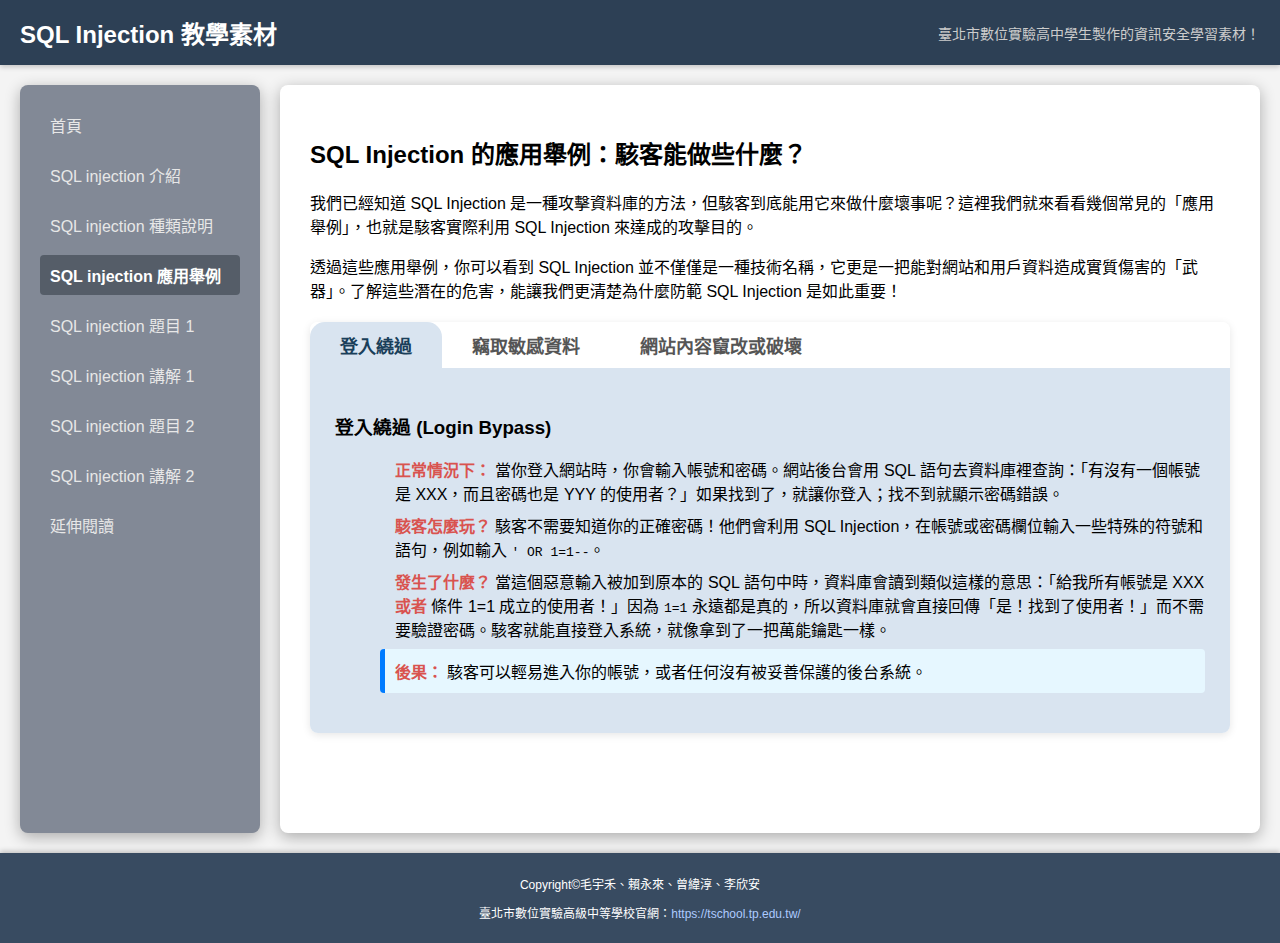
<file: applications.html>
<!DOCTYPE html>
<html lang="zh-TW">
<head>
    <meta charset="UTF-8">
    <meta name="viewport" content="width=device-width, initial-scale=1.0">
    <link rel="stylesheet" href="styles.css">
    <link rel="icon" href="icon.ico" type="image/x-icon">
    <link rel="shortcut icon" href="icon.ico" type="image/x-icon">
    <title>應用舉例-SQL Injection 教學素材</title>
</head>
<body>
    <header>
        <h1>SQL Injection 教學素材</h1>
        <p>臺北市數位實驗高中學生製作的資訊安全學習素材！</p>
    </header>

    <div class="container">
        <nav>
            <ul>
                <li><a href="index.html">首頁</a></li>
                <li><a href="introduction.html">SQL injection 介紹</a></li>
                <li><a href="types.html">SQL injection 種類說明</a></li>
                <li><a href="applications.html" class="active">SQL injection 應用舉例</a></li>
                <li><a href="test1.html">SQL injection 題目 1</a></li>
                <li><a href="write-up1.html">SQL injection 講解 1</a></li>
                <li><a href="test2.html">SQL injection 題目 2</a></li>
                <li><a href="write-up2.html">SQL injection 講解 2</a></li>
                <li><a href="learn-more.html">延伸閱讀</a></li>
            </ul>
        </nav>

        <main>
            <h2>SQL Injection 的應用舉例：駭客能做些什麼？</h2>
            <p>我們已經知道 SQL Injection 是一種攻擊資料庫的方法，但駭客到底能用它來做什麼壞事呢？這裡我們就來看看幾個常見的「應用舉例」，也就是駭客實際利用 SQL Injection 來達成的攻擊目的。</p>
            <p>透過這些應用舉例，你可以看到 SQL Injection 並不僅僅是一種技術名稱，它更是一把能對網站和用戶資料造成實質傷害的「武器」。了解這些潛在的危害，能讓我們更清楚為什麼防範 SQL Injection 是如此重要！</p>
            
            <div class="tabs-container">
                <div class="tab-buttons"><!--標籤-->
                    <button class="tab-button active" data-tab-id="tab1">
                        登入繞過
                    </button>
                    <button class="tab-button" data-tab-id="tab2">
                        竊取敏感資料
                    </button>
                    <button class="tab-button" data-tab-id="tab3">
                        網站內容竄改或破壞
                    </button>
                </div>

                <div id="tab1-content" class="tab-content active"><!--分頁一-->
                    <h3>登入繞過 (Login Bypass)</h3>
                    <ul>
                        <li><strong>正常情況下：</strong> 當你登入網站時，你會輸入帳號和密碼。網站後台會用 SQL 語句去資料庫裡查詢：「有沒有一個帳號是 XXX，而且密碼也是 YYY 的使用者？」如果找到了，就讓你登入；找不到就顯示密碼錯誤。</li>
                        <li><strong>駭客怎麼玩？</strong> 駭客不需要知道你的正確密碼！他們會利用 SQL Injection，在帳號或密碼欄位輸入一些特殊的符號和語句，例如輸入 <code>' OR 1=1--</code>。</li>
                        <li><strong>發生了什麼？</strong> 當這個惡意輸入被加到原本的 SQL 語句中時，資料庫會讀到類似這樣的意思：「給我所有帳號是 XXX <strong>或者</strong> 條件 1=1 成立的使用者！」因為 <code>1=1</code> 永遠都是真的，所以資料庫就會直接回傳「是！找到了使用者！」而不需要驗證密碼。駭客就能直接登入系統，就像拿到了一把萬能鑰匙一樣。</li>
                        <li class="example-box"><strong>後果：</strong> 駭客可以輕易進入你的帳號，或者任何沒有被妥善保護的後台系統。</li>
                    </ul>
                </div>
                <div id="tab2-content" class="tab-content"><!--分頁二-->
                    <h3>竊取敏感資料 (Stealing Sensitive Data)</h3>
                    <ul>
                        <li><strong>正常情況下：</strong> 網站只會顯示它設計好讓你看到的資料，例如你的個人檔案、訂單歷史等。</li>
                        <li><strong>駭客怎麼玩？</strong> 駭客會利用前面提到的「<strong>Union-based SQL Injection</strong>」技術。他們會想辦法找到網站中的某個查詢功能，然後透過注入惡意語句，讓網站程式去執行一個額外的 SQL 查詢，這個查詢的目標是資料庫中那些存放敏感資訊的表格。</li>
                        <li><strong>發生了什麼？</strong> 駭客可以要求資料庫回傳例如所有用戶的帳號、經過加密的密碼（稱為「雜湊值」）、電子郵件、信用卡號碼，甚至是管理員的資訊。這些敏感資料會被「混」在正常顯示的網頁內容中，或者駭客可以透過一些工具把它們提取出來。</li>
                        <li class="example-box"><strong>後果：</strong> 你的個人隱私資訊、金融資料、遊戲道具等等都可能被盜取。這些資料可能被拿去販賣、進行詐騙，或者被用於其他的惡意行為。</li>
                    </ul>
                </div>
                <div id="tab3-content" class="tab-content"><!--分頁三-->
                    <h3>網站內容竄改或破壞 (Website Content Tampering or Defacement)</h3>
                    <ul>
                        <li><strong>正常情況下：</strong> 網站的新聞、部落格文章、產品介紹等內容都是存放在資料庫中的。管理員透過後台編輯後，網站就會顯示更新的內容。</li>
                        <li><strong>駭客怎麼玩？</strong> 如果網站的編輯或更新功能存在 SQL Injection 漏洞，駭客就可以注入惡意的 SQL 語句，來執行資料庫的 <code>UPDATE</code> (更新) 或 <code>DELETE</code> (刪除) 指令。</li>
                        <li><strong>發生了什麼？</strong> 駭客可以修改資料庫中儲存的網頁標題、文章內容、圖片連結等資訊。甚至可以直接刪除重要的資料，導致整個網站無法正常運作。</li>
                        <li class="example-box"><strong>後果：</strong> 網站的內容可能被惡意篡改（例如換上不雅圖片或政治宣傳），網站可能無法顯示任何內容，或者重要的數據被永久刪除，對企業形象和營運造成巨大損失。</li>
                    </ul>
                </div>
            </div>
            
        </main>
    </div>

    <footer>
        <p>Copyright©毛宇禾、賴永來、曾緯淳、李欣安</p>
        <p>臺北市數位實驗高級中等學校官網：<a class="footer_link" href="https://tschool.tp.edu.tw/">https://tschool.tp.edu.tw/</a></p>
    </footer>
    <script>
        document.addEventListener('DOMContentLoaded', () => {
            const tabButtons = document.querySelectorAll('.tab-button');
            const tabContents = document.querySelectorAll('.tab-content');

            tabButtons.forEach(button => {
                button.addEventListener('click', () => {
                    tabButtons.forEach(btn => btn.classList.remove('active'));
                    tabContents.forEach(content => content.classList.remove('active'));

                    button.classList.add('active');

                    const tabId = button.dataset.tabId;
                    const targetContent = document.getElementById(`${tabId}-content`);
                    if (targetContent) {
                        targetContent.classList.add('active');
                    }
                });
            });
        });
    </script>
</body>
</html>
</file>
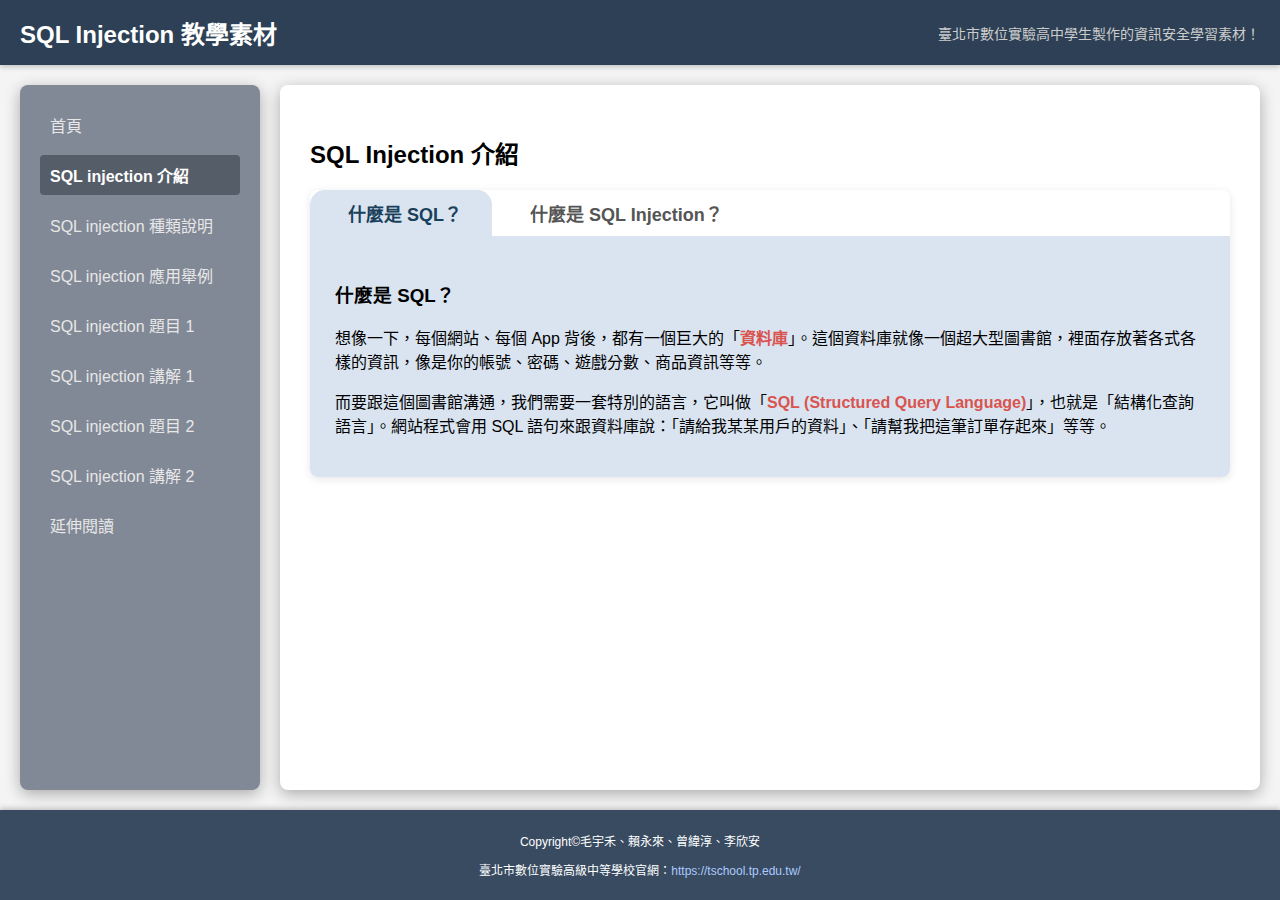
<file: introduction.html>
<!DOCTYPE html>
<html lang="zh-TW">
<head>
    <meta charset="UTF-8">
    <meta name="viewport" content="width=device-width, initial-scale=1.0">
    <link rel="stylesheet" href="styles.css">
    <link rel="icon" href="icon.ico" type="image/x-icon">
    <link rel="shortcut icon" href="icon.ico" type="image/x-icon">
    <title>SQL Injection 介紹-SQL Injection 教學素材</title>
</head>
<body>
    <header>
        <h1>SQL Injection 教學素材</h1>
        <p>臺北市數位實驗高中學生製作的資訊安全學習素材！</p>
    </header>

    <div class="container">
        <nav>
            <ul>
                <li><a href="index.html">首頁</a></li>
                <li><a href="introduction.html" class="active">SQL injection 介紹</a></li>
                <li><a href="types.html">SQL injection 種類說明</a></li>
                <li><a href="applications.html">SQL injection 應用舉例</a></li>
                <li><a href="test1.html">SQL injection 題目 1</a></li>
                <li><a href="write-up1.html">SQL injection 講解 1</a></li>
                <li><a href="test2.html">SQL injection 題目 2</a></li>
                <li><a href="write-up2.html">SQL injection 講解 2</a></li>
                <li><a href="learn-more.html">延伸閱讀</a></li>
            </ul>
        </nav>

        <main>
            <h2>SQL Injection 介紹</h2>

            <div class="tabs-container">
                <div class="tab-buttons">
                    <button class="tab-button active" data-tab-id="tab1">
                        <i class="tab-icon"></i> 什麼是 SQL？
                    </button>
                    <button class="tab-button" data-tab-id="tab2">
                        <i class="tab-icon"></i> 什麼是 SQL Injection？
                    </button>
                    </div>

                <div id="tab1-content" class="tab-content active">
                    <h3>什麼是 SQL？</h3>
                    <p>想像一下，每個網站、每個 App 背後，都有一個巨大的「<strong>資料庫</strong>」。這個資料庫就像一個超大型圖書館，裡面存放著各式各樣的資訊，像是你的帳號、密碼、遊戲分數、商品資訊等等。</p>
                    <p>而要跟這個圖書館溝通，我們需要一套特別的語言，它叫做「<strong>SQL (Structured Query Language)</strong>」，也就是「結構化查詢語言」。網站程式會用 SQL 語句來跟資料庫說：「請給我某某用戶的資料」、「請幫我把這筆訂單存起來」等等。</p>
                </div>

                <div id="tab2-content" class="tab-content">
                    <h3>什麼是 SQL Injection？</h3>
                    <p>那麼，「<strong>SQL Injection</strong>」是什麼呢？</p>
                    <p>它是一種駭客攻擊手法，就像駭客發現了這個圖書館的「<strong>後門</strong>」或是「<strong>漏洞</strong>」。原本，網站程式只會讓你在特定的「輸入欄位」輸入資料（例如登入頁面的帳號密碼欄、搜尋框等等）。但是，如果網站程式在處理這些輸入資料時不夠小心，沒有好好檢查你輸入的內容，駭客就有機會利用這個漏洞，<strong>偷偷地在你的輸入內容中，夾帶一些惡意的 SQL 語句</strong>。</p>
                    <p>當這些惡意的 SQL 語句隨著你的輸入一起傳送給資料庫時，資料庫就會「誤以為」這些惡意的指令是網站程式發出的正常指令，然後就照著執行了！</p>
                    <div class="example-box">
                        <p>這就像是：</p>
                        <ul>
                            <li>你到圖書館借書，在借書單上寫下書名。</li>
                            <li>正常的圖書館員會檢查你的書名，然後給你對應的書。</li>
                            <li>但如果圖書館員不小心，而你又在書名欄位偷偷寫下：「請把我隔壁同學的借書記錄都刪掉！」</li>
                            <li>結果，圖書館員真的照辦了，把同學的借書記錄都刪除了！這就是一個「意外」的結果。</li>
                        </ul>
                    </div>
                    <p>在 SQL Injection 的情況下，這個「意外」的結果可能非常嚴重：</p>
                    <ul>
                        <li><strong>繞過登入</strong>：駭客不需要正確的帳號密碼就能登入系統。</li>
                        <li><strong>竊取資料</strong>：把資料庫裡面的用戶資料、信用卡號碼、隱私資訊等都偷走。</li>
                        <li><strong>竄改資料</strong>：修改、刪除資料庫裡的資料，例如修改網站內容、刪除用戶帳號。</li>
                        <li><strong>甚至控制整個伺服器</strong>：在某些極端情況下，駭客甚至可以透過 SQL Injection 獲得伺服器（運行網站的電腦）的控制權。</li>
                    </ul>
                </div>
            </div>
        </main>
    </div>

    <footer>
        <p>Copyright©毛宇禾、賴永來、曾緯淳、李欣安</p>
        <p>臺北市數位實驗高級中等學校官網：<a class="footer_link" href="https://tschool.tp.edu.tw/">https://tschool.tp.edu.tw/</a></p>
    </footer>

    <script>
        document.addEventListener('DOMContentLoaded', () => {
            const tabButtons = document.querySelectorAll('.tab-button');
            const tabContents = document.querySelectorAll('.tab-content');

            tabButtons.forEach(button => {
                button.addEventListener('click', () => {
                    tabButtons.forEach(btn => btn.classList.remove('active'));
                    tabContents.forEach(content => content.classList.remove('active'));

                    button.classList.add('active');

                    const tabId = button.dataset.tabId;
                    const targetContent = document.getElementById(`${tabId}-content`);
                    if (targetContent) {
                        targetContent.classList.add('active');
                    }
                });
            });
        });
    </script>
</body>
</html>
</file>
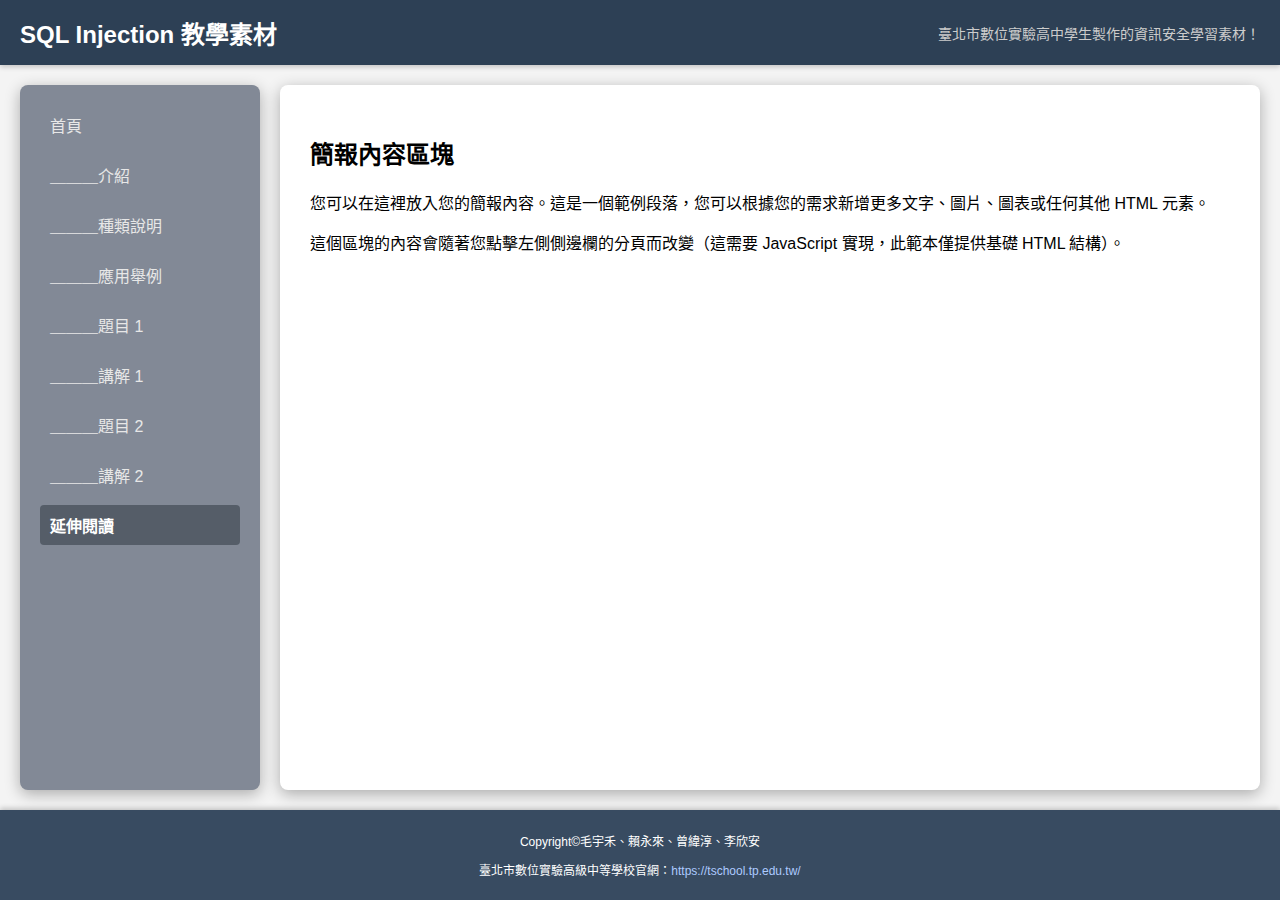
<file: learn-more.html>
<!DOCTYPE html>
<html lang="zh-TW">
<head>
    <meta charset="UTF-8">
    <meta name="viewport" content="width=device-width, initial-scale=1.0">
    <link rel="stylesheet" href="styles.css">
    <link rel="icon" href="icon.ico" type="image/x-icon">
    <link rel="shortcut icon" href="icon.ico" type="image/x-icon">
    <title>延伸閱讀-SQL Injection 教學素材</title>
</head>
<body>
    <header>
        <h1>SQL Injection 教學素材</h1>
        <p>臺北市數位實驗高中學生製作的資訊安全學習素材！</p>
    </header>

    <div class="container">
        <nav>
            <ul>
                <li><a href="index.html">首頁</a></li>
                <li><a href="introduction.html">＿＿＿介紹</a></li>
                <li><a href="types.html">＿＿＿種類說明</a></li>
                <li><a href="applications.html">＿＿＿應用舉例</a></li>
                <li><a href="test1.html">＿＿＿題目 1</a></li>
                <li><a href="write-up1.html">＿＿＿講解 1</a></li>
                <li><a href="test2.html">＿＿＿題目 2</a></li>
                <li><a href="write-up2.html">＿＿＿講解 2</a></li>
                <li><a href="learn-more.html" class="active">延伸閱讀</a></li>
            </ul>
        </nav>

        <main>
            <h2>簡報內容區塊</h2>
            <p>
                您可以在這裡放入您的簡報內容。這是一個範例段落，您可以根據您的需求新增更多文字、圖片、圖表或任何其他 HTML 元素。
            </p>
            <p>
                這個區塊的內容會隨著您點擊左側側邊欄的分頁而改變（這需要 JavaScript 實現，此範本僅提供基礎 HTML 結構）。
            </p>
            </main>
    </div>

    <footer>
        <p>Copyright©毛宇禾、賴永來、曾緯淳、李欣安</p>
        <p>臺北市數位實驗高級中等學校官網：<a class="footer_link" href="https://tschool.tp.edu.tw/">https://tschool.tp.edu.tw/</a></p>
    </footer>
</body>
</html>
</file>
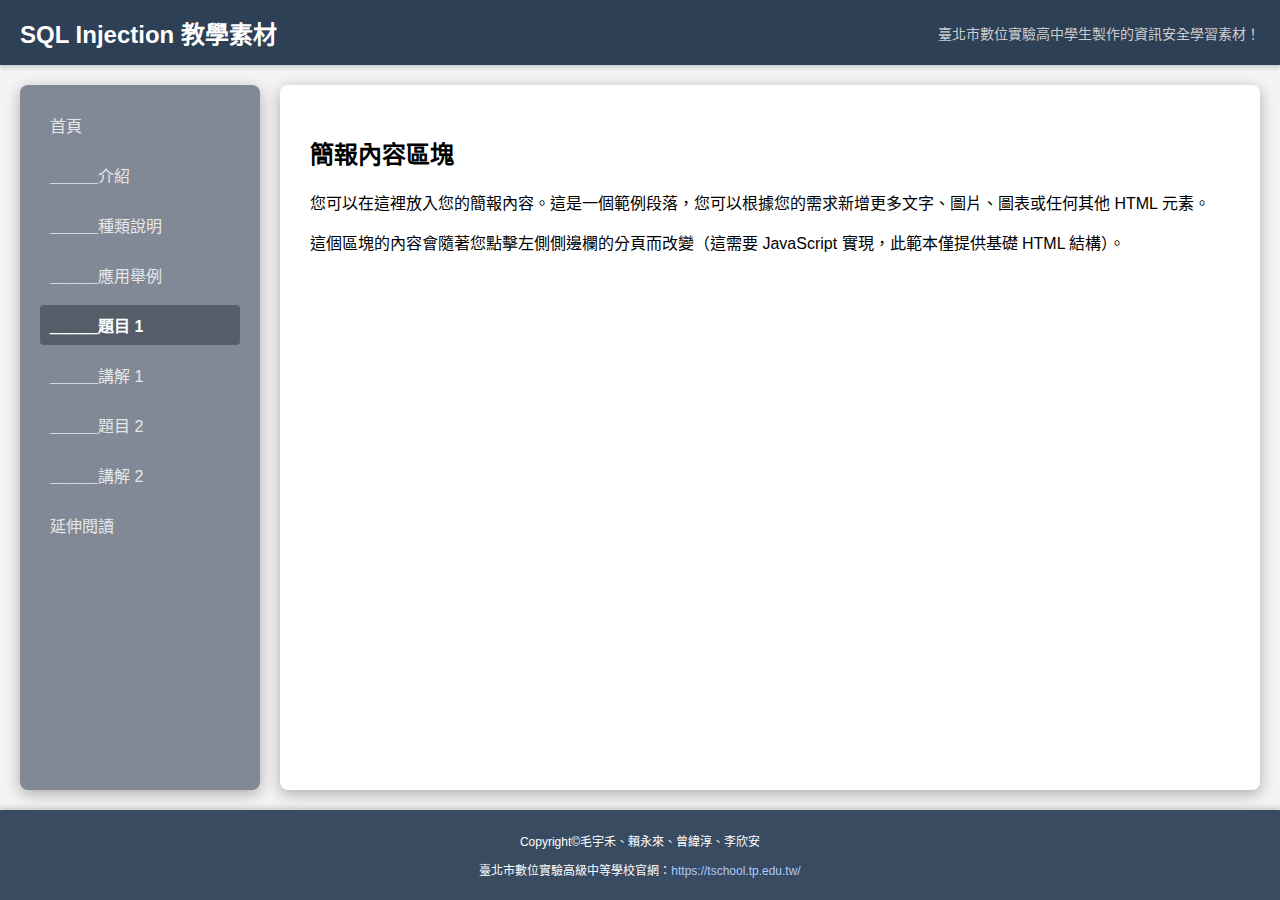
<file: test1.html>
<!DOCTYPE html>
<html lang="zh-TW">
<head>
    <meta charset="UTF-8">
    <meta name="viewport" content="width=device-width, initial-scale=1.0">
    <link rel="stylesheet" href="styles.css">
    <link rel="icon" href="icon.ico" type="image/x-icon">
    <link rel="shortcut icon" href="icon.ico" type="image/x-icon">
    <title>題目1-SQL Injection 教學素材</title>
</head>
<body>
    <header>
        <h1>SQL Injection 教學素材</h1>
        <p>臺北市數位實驗高中學生製作的資訊安全學習素材！</p>
    </header>

    <div class="container">
        <nav>
            <ul>
                <li><a href="index.html">首頁</a></li>
                <li><a href="introduction.html">＿＿＿介紹</a></li>
                <li><a href="types.html">＿＿＿種類說明</a></li>
                <li><a href="applications.html">＿＿＿應用舉例</a></li>
                <li><a href="test1.html" class="active">＿＿＿題目 1</a></li>
                <li><a href="write-up1.html">＿＿＿講解 1</a></li>
                <li><a href="test2.html">＿＿＿題目 2</a></li>
                <li><a href="write-up2.html">＿＿＿講解 2</a></li>
                <li><a href="learn-more.html">延伸閱讀</a></li>
            </ul>
        </nav>

        <main>
            <h2>簡報內容區塊</h2>
            <p>
                您可以在這裡放入您的簡報內容。這是一個範例段落，您可以根據您的需求新增更多文字、圖片、圖表或任何其他 HTML 元素。
            </p>
            <p>
                這個區塊的內容會隨著您點擊左側側邊欄的分頁而改變（這需要 JavaScript 實現，此範本僅提供基礎 HTML 結構）。
            </p>
            </main>
    </div>

    <footer>
        <p>Copyright©毛宇禾、賴永來、曾緯淳、李欣安</p>
        <p>臺北市數位實驗高級中等學校官網：<a class="footer_link" href="https://tschool.tp.edu.tw/">https://tschool.tp.edu.tw/</a></p>
    </footer>
</body>
</html>
</file>
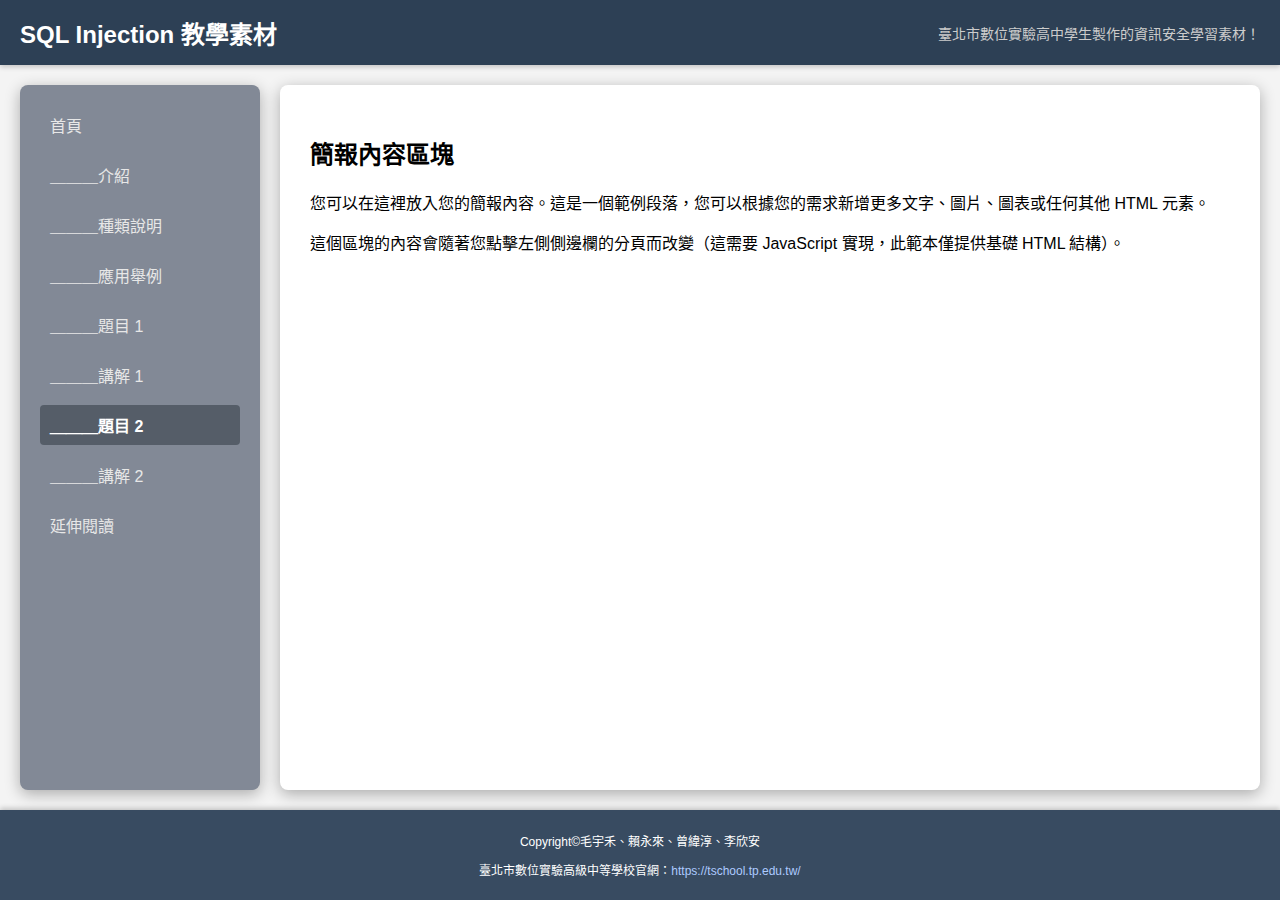
<file: test2.html>
<!DOCTYPE html>
<html lang="zh-TW">
<head>
    <meta charset="UTF-8">
    <meta name="viewport" content="width=device-width, initial-scale=1.0">
    <link rel="stylesheet" href="styles.css">
    <link rel="icon" href="icon.ico" type="image/x-icon">
    <link rel="shortcut icon" href="icon.ico" type="image/x-icon">
    <title>題目2-SQL Injection 教學素材</title>
</head>
<body>
    <header>
        <h1>SQL Injection 教學素材</h1>
        <p>臺北市數位實驗高中學生製作的資訊安全學習素材！</p>
    </header>

    <div class="container">
        <nav>
            <ul>
                <li><a href="index.html">首頁</a></li>
                <li><a href="introduction.html">＿＿＿介紹</a></li>
                <li><a href="types.html">＿＿＿種類說明</a></li>
                <li><a href="applications.html">＿＿＿應用舉例</a></li>
                <li><a href="test1.html">＿＿＿題目 1</a></li>
                <li><a href="write-up1.html">＿＿＿講解 1</a></li>
                <li><a href="test2.html" class="active">＿＿＿題目 2</a></li>
                <li><a href="write-up2.html">＿＿＿講解 2</a></li>
                <li><a href="learn-more.html">延伸閱讀</a></li>
            </ul>
        </nav>

        <main>
            <h2>簡報內容區塊</h2>
            <p>
                您可以在這裡放入您的簡報內容。這是一個範例段落，您可以根據您的需求新增更多文字、圖片、圖表或任何其他 HTML 元素。
            </p>
            <p>
                這個區塊的內容會隨著您點擊左側側邊欄的分頁而改變（這需要 JavaScript 實現，此範本僅提供基礎 HTML 結構）。
            </p>
            </main>
    </div>

   <footer>
        <p>Copyright©毛宇禾、賴永來、曾緯淳、李欣安</p>
        <p>臺北市數位實驗高級中等學校官網：<a class="footer_link" href="https://tschool.tp.edu.tw/">https://tschool.tp.edu.tw/</a></p>
    </footer>
</body>
</html>
</file>
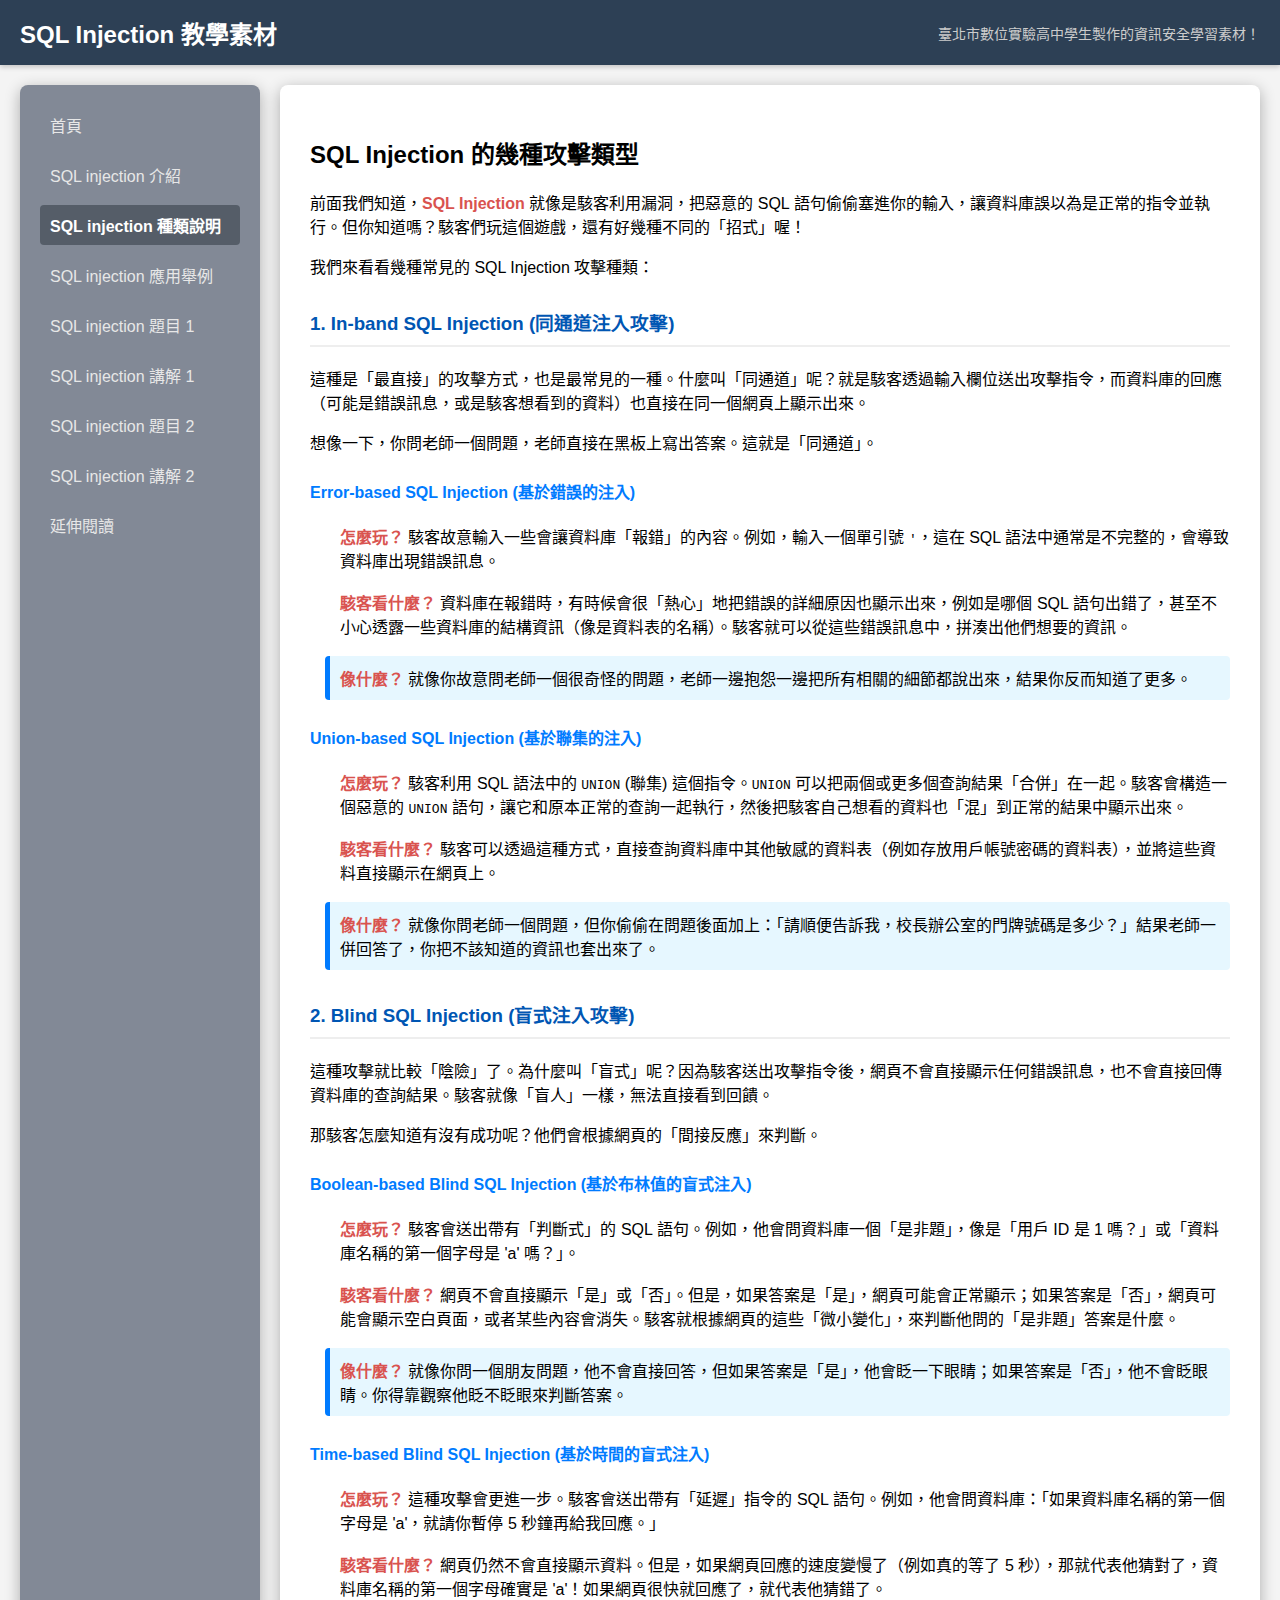
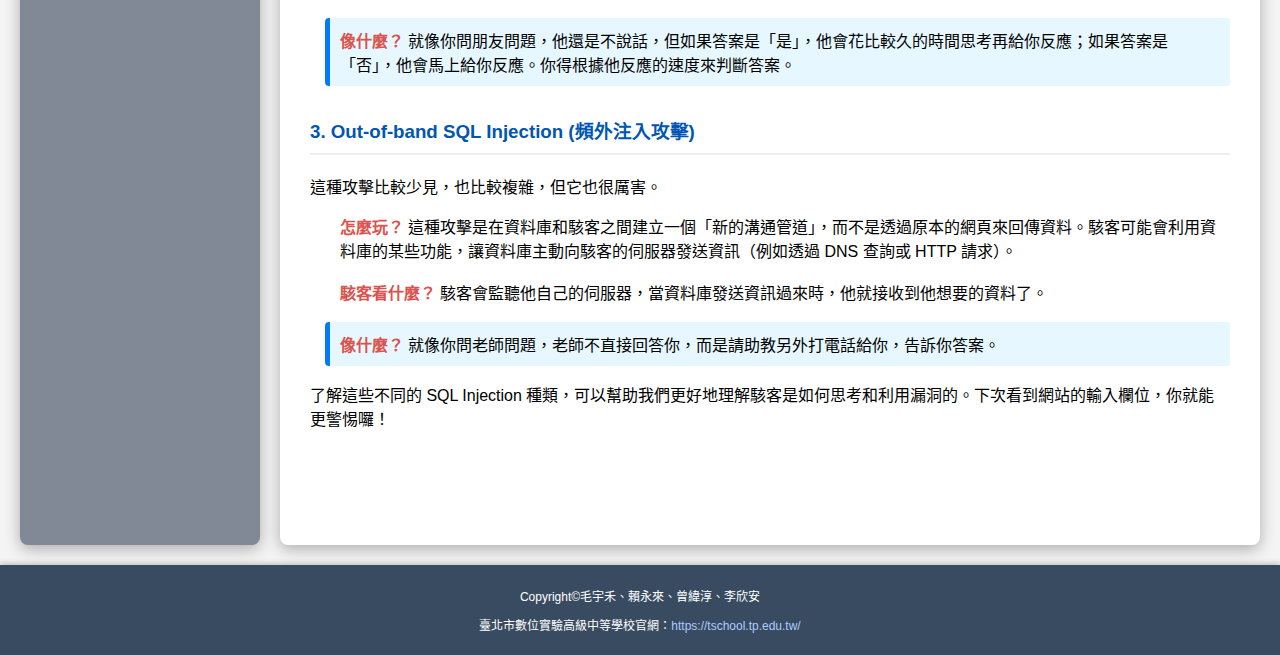
<file: types.html>
<!DOCTYPE html>
<html lang="zh-TW">
<head>
    <meta charset="UTF-8">
    <meta name="viewport" content="width=device-width, initial-scale=1.0">
    <link rel="stylesheet" href="styles.css">
    <link rel="icon" href="icon.ico" type="image/x-icon">
    <link rel="shortcut icon" href="icon.ico" type="image/x-icon">
    <title>種類說明-SQL Injection 教學素材</title>
</head>
<body>
    <header>
        <h1>SQL Injection 教學素材</h1>
        <p>臺北市數位實驗高中學生製作的資訊安全學習素材！</p>
    </header>

    
    <div class="container">
        <nav>
            <ul>
                <li><a href="index.html">首頁</a></li>
                <li><a href="introduction.html">SQL injection 介紹</a></li>
                <li><a href="types.html" class="active">SQL injection 種類說明</a></li>
                <li><a href="applications.html">SQL injection 應用舉例</a></li>
                <li><a href="test1.html">SQL injection 題目 1</a></li>
                <li><a href="write-up1.html">SQL injection 講解 1</a></li>
                <li><a href="test2.html">SQL injection 題目 2</a></li>
                <li><a href="write-up2.html">SQL injection 講解 2</a></li>
                <li><a href="learn-more.html">延伸閱讀</a></li>
            </ul>
        </nav>

        <main>
            <h2>SQL Injection 的幾種攻擊類型</h2>
            <p>前面我們知道，<strong>SQL Injection</strong> 就像是駭客利用漏洞，把惡意的 SQL 語句偷偷塞進你的輸入，讓資料庫誤以為是正常的指令並執行。但你知道嗎？駭客們玩這個遊戲，還有好幾種不同的「招式」喔！</p>
            <p>我們來看看幾種常見的 SQL Injection 攻擊種類：</p>

            <h3>1. In-band SQL Injection (同通道注入攻擊)</h3>
            <p>這種是「最直接」的攻擊方式，也是最常見的一種。什麼叫「同通道」呢？就是駭客透過輸入欄位送出攻擊指令，而資料庫的回應（可能是錯誤訊息，或是駭客想看到的資料）也直接在同一個網頁上顯示出來。</p>
            <p>想像一下，你問老師一個問題，老師直接在黑板上寫出答案。這就是「同通道」。</p>

            <h4>Error-based SQL Injection (基於錯誤的注入)</h4>
            <ul>
                <li><strong>怎麼玩？</strong> 駭客故意輸入一些會讓資料庫「報錯」的內容。例如，輸入一個單引號 <code>'</code>，這在 SQL 語法中通常是不完整的，會導致資料庫出現錯誤訊息。</li>
                <li><strong>駭客看什麼？</strong> 資料庫在報錯時，有時候會很「熱心」地把錯誤的詳細原因也顯示出來，例如是哪個 SQL 語句出錯了，甚至不小心透露一些資料庫的結構資訊（像是資料表的名稱）。駭客就可以從這些錯誤訊息中，拼湊出他們想要的資訊。</li>
                <li class="example-box"><strong>像什麼？</strong> 就像你故意問老師一個很奇怪的問題，老師一邊抱怨一邊把所有相關的細節都說出來，結果你反而知道了更多。</li>
            </ul>

            <h4>Union-based SQL Injection (基於聯集的注入)</h4>
            <ul>
                <li><strong>怎麼玩？</strong> 駭客利用 SQL 語法中的 <code>UNION</code> (聯集) 這個指令。<code>UNION</code> 可以把兩個或更多個查詢結果「合併」在一起。駭客會構造一個惡意的 <code>UNION</code> 語句，讓它和原本正常的查詢一起執行，然後把駭客自己想看的資料也「混」到正常的結果中顯示出來。</li>
                <li><strong>駭客看什麼？</strong> 駭客可以透過這種方式，直接查詢資料庫中其他敏感的資料表（例如存放用戶帳號密碼的資料表），並將這些資料直接顯示在網頁上。</li>
                <li class="example-box"><strong>像什麼？</strong> 就像你問老師一個問題，但你偷偷在問題後面加上：「請順便告訴我，校長辦公室的門牌號碼是多少？」結果老師一併回答了，你把不該知道的資訊也套出來了。</li>
            </ul>

            <h3>2. Blind SQL Injection (盲式注入攻擊)</h3>
            <p>這種攻擊就比較「陰險」了。為什麼叫「盲式」呢？因為駭客送出攻擊指令後，網頁不會直接顯示任何錯誤訊息，也不會直接回傳資料庫的查詢結果。駭客就像「盲人」一樣，無法直接看到回饋。</p>
            <p>那駭客怎麼知道有沒有成功呢？他們會根據網頁的「間接反應」來判斷。</p>

            <h4>Boolean-based Blind SQL Injection (基於布林值的盲式注入)</h4>
            <ul>
                <li><strong>怎麼玩？</strong> 駭客會送出帶有「判斷式」的 SQL 語句。例如，他會問資料庫一個「是非題」，像是「用戶 ID 是 1 嗎？」或「資料庫名稱的第一個字母是 'a' 嗎？」。</li>
                <li><strong>駭客看什麼？</strong> 網頁不會直接顯示「是」或「否」。但是，如果答案是「是」，網頁可能會正常顯示；如果答案是「否」，網頁可能會顯示空白頁面，或者某些內容會消失。駭客就根據網頁的這些「微小變化」，來判斷他問的「是非題」答案是什麼。</li>
                <li class="example-box"><strong>像什麼？</strong> 就像你問一個朋友問題，他不會直接回答，但如果答案是「是」，他會眨一下眼睛；如果答案是「否」，他不會眨眼睛。你得靠觀察他眨不眨眼來判斷答案。</li>
            </ul>

            <h4>Time-based Blind SQL Injection (基於時間的盲式注入)</h4>
            <ul>
                <li><strong>怎麼玩？</strong> 這種攻擊會更進一步。駭客會送出帶有「延遲」指令的 SQL 語句。例如，他會問資料庫：「如果資料庫名稱的第一個字母是 'a'，就請你暫停 5 秒鐘再給我回應。」</li>
                <li><strong>駭客看什麼？</strong> 網頁仍然不會直接顯示資料。但是，如果網頁回應的速度變慢了（例如真的等了 5 秒），那就代表他猜對了，資料庫名稱的第一個字母確實是 'a'！如果網頁很快就回應了，就代表他猜錯了。</li>
                <li class="example-box"><strong>像什麼？</strong> 就像你問朋友問題，他還是不說話，但如果答案是「是」，他會花比較久的時間思考再給你反應；如果答案是「否」，他會馬上給你反應。你得根據他反應的速度來判斷答案。</li>
            </ul>

            <h3>3. Out-of-band SQL Injection (頻外注入攻擊)</h3>
            <p>這種攻擊比較少見，也比較複雜，但它也很厲害。</p>
            <ul>
                <li><strong>怎麼玩？</strong> 這種攻擊是在資料庫和駭客之間建立一個「新的溝通管道」，而不是透過原本的網頁來回傳資料。駭客可能會利用資料庫的某些功能，讓資料庫主動向駭客的伺服器發送資訊（例如透過 DNS 查詢或 HTTP 請求）。</li>
                <li><strong>駭客看什麼？</strong> 駭客會監聽他自己的伺服器，當資料庫發送資訊過來時，他就接收到他想要的資料了。</li>
                <li class="example-box"><strong>像什麼？</strong> 就像你問老師問題，老師不直接回答你，而是請助教另外打電話給你，告訴你答案。</li>
            </ul>
            <p>了解這些不同的 SQL Injection 種類，可以幫助我們更好地理解駭客是如何思考和利用漏洞的。下次看到網站的輸入欄位，你就能更警惕囉！</p>
        </main>
    </div>

    <footer>
        <p>Copyright©毛宇禾、賴永來、曾緯淳、李欣安</p>
        <p>臺北市數位實驗高級中等學校官網：<a class="footer_link" href="https://tschool.tp.edu.tw/">https://tschool.tp.edu.tw/</a></p>
    </footer>
</body>
</html>
</file>
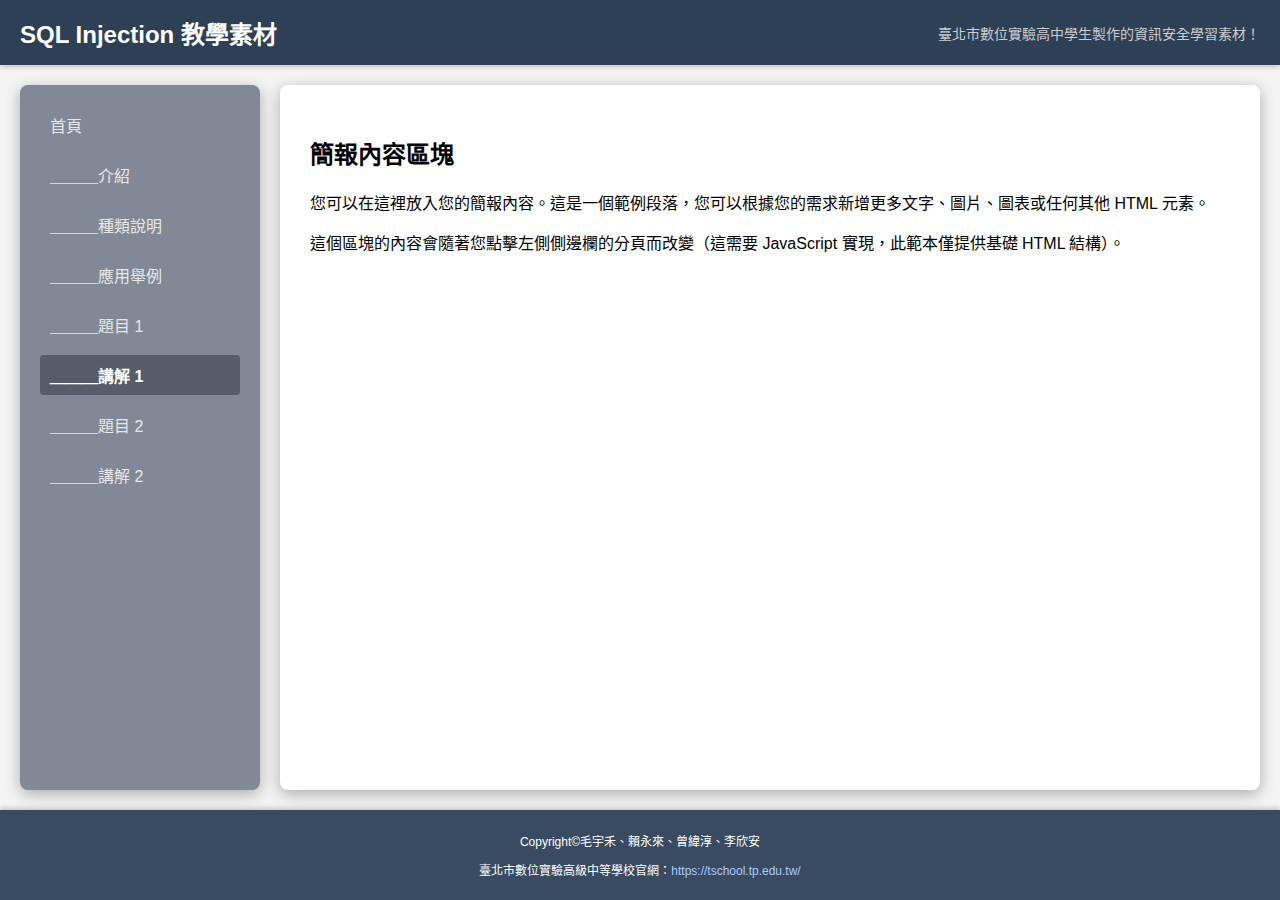
<file: write-up1.html>
<!DOCTYPE html>
<html lang="zh-TW">
<head>
    <meta charset="UTF-8">
    <meta name="viewport" content="width=device-width, initial-scale=1.0">
    <link rel="stylesheet" href="styles.css">
    <link rel="icon" href="icon.ico" type="image/x-icon">
    <link rel="shortcut icon" href="icon.ico" type="image/x-icon">
    <title>講解1-SQL Injection 教學素材</title>
</head>
<body>
    <header>
        <h1>SQL Injection 教學素材</h1>
        <p>臺北市數位實驗高中學生製作的資訊安全學習素材！</p>
    </header>

    <div class="container">
        <nav>
            <ul>
                <li><a href="index.html">首頁</a></li>
                <li><a href="introduction.html">＿＿＿介紹</a></li>
                <li><a href="types.html">＿＿＿種類說明</a></li>
                <li><a href="applications.html">＿＿＿應用舉例</a></li>
                <li><a href="test1.html">＿＿＿題目 1</a></li>
                <li><a href="write-up1.html" class="active">＿＿＿講解 1</a></li>
                <li><a href="test2.html">＿＿＿題目 2</a></li>
                <li><a href="write-up2.html">＿＿＿講解 2</a></li>
            </ul>
        </nav>

        <main>
            <h2>簡報內容區塊</h2>
            <p>
                您可以在這裡放入您的簡報內容。這是一個範例段落，您可以根據您的需求新增更多文字、圖片、圖表或任何其他 HTML 元素。
            </p>
            <p>
                這個區塊的內容會隨著您點擊左側側邊欄的分頁而改變（這需要 JavaScript 實現，此範本僅提供基礎 HTML 結構）。
            </p>
            </main>
    </div>

    <footer>
        <p>Copyright©毛宇禾、賴永來、曾緯淳、李欣安</p>
        <p>臺北市數位實驗高級中等學校官網：<a class="footer_link" href="https://tschool.tp.edu.tw/">https://tschool.tp.edu.tw/</a></p>
    </footer>
</body>
</html>
</file>
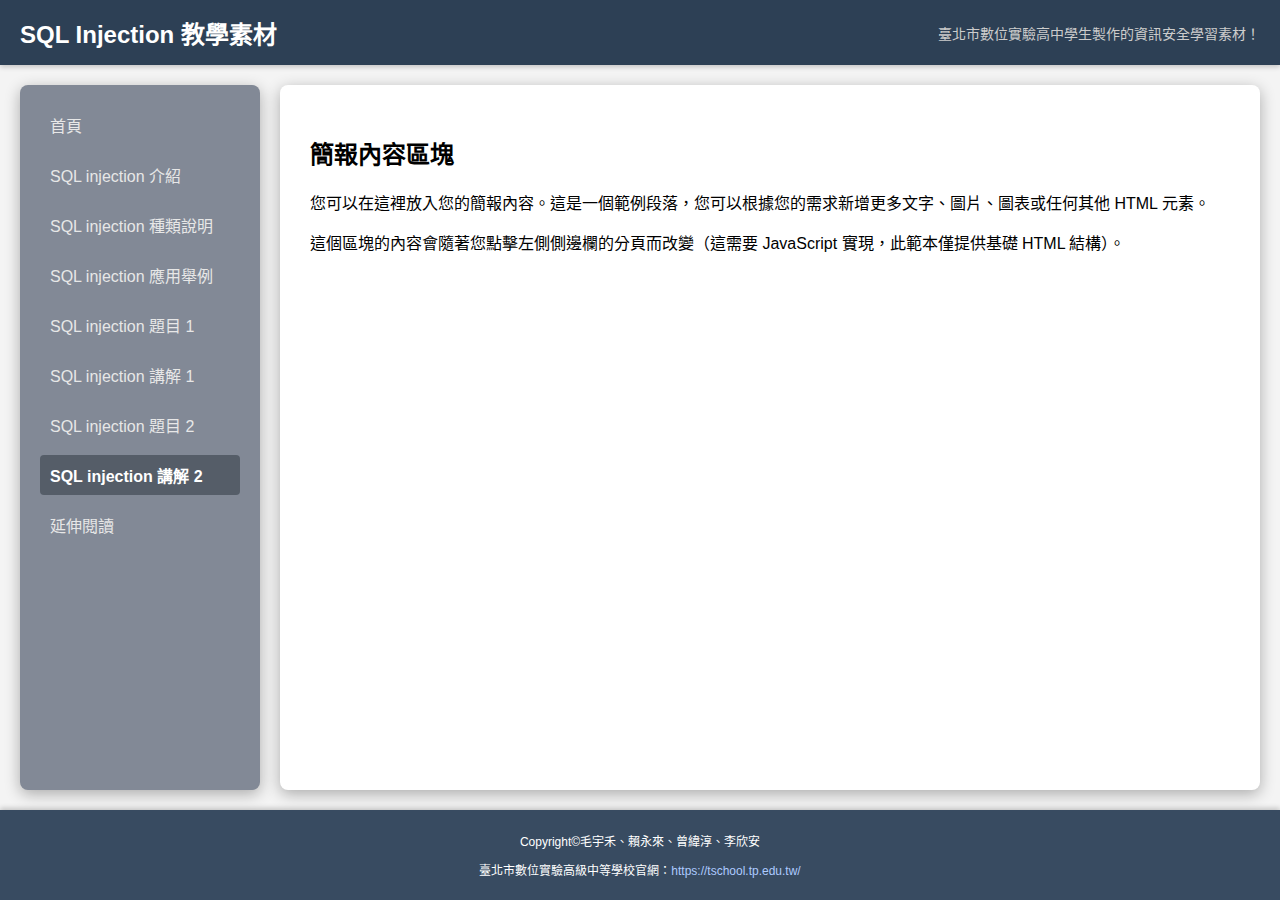
<file: write-up2.html>
<!DOCTYPE html>
<html lang="zh-TW">
<head>
    <meta charset="UTF-8">
    <meta name="viewport" content="width=device-width, initial-scale=1.0">
    <link rel="stylesheet" href="styles.css">
    <link rel="icon" href="icon.ico" type="image/x-icon">
    <link rel="shortcut icon" href="icon.ico" type="image/x-icon">
    <title>講解2-SQL Injection 教學素材</title>
</head>
<body>
    <header>
        <h1>SQL Injection 教學素材</h1>
        <p>臺北市數位實驗高中學生製作的資訊安全學習素材！</p>
    </header>

    
    <div class="container">
        <nav>
            <ul>
                <li><a href="index.html">首頁</a></li>
                <li><a href="introduction.html">SQL injection 介紹</a></li>
                <li><a href="types.html">SQL injection 種類說明</a></li>
                <li><a href="applications.html">SQL injection 應用舉例</a></li>
                <li><a href="test1.html">SQL injection 題目 1</a></li>
                <li><a href="write-up1.html">SQL injection 講解 1</a></li>
                <li><a href="test2.html">SQL injection 題目 2</a></li>
                <li><a href="write-up2.html" class="active">SQL injection 講解 2</a></li>
                <li><a href="learn-more.html">延伸閱讀</a></li>
            </ul>
        </nav>

        <main>
            <h2>簡報內容區塊</h2>
            <p>
                您可以在這裡放入您的簡報內容。這是一個範例段落，您可以根據您的需求新增更多文字、圖片、圖表或任何其他 HTML 元素。
            </p>
            <p>
                這個區塊的內容會隨著您點擊左側側邊欄的分頁而改變（這需要 JavaScript 實現，此範本僅提供基礎 HTML 結構）。
            </p>
            </main>
    </div>

    <footer>
        <p>Copyright©毛宇禾、賴永來、曾緯淳、李欣安</p>
        <p>臺北市數位實驗高級中等學校官網：<a class="footer_link" href="https://tschool.tp.edu.tw/">https://tschool.tp.edu.tw/</a></p>
    </footer>
</body>
</html>
</file>
<file: styles.css>
body {
    font-family: Arial, sans-serif;
    margin: 0;
    padding: 0;
    display: flex;
    flex-direction: column;
    min-height: 100vh;
    background-color: #f4f4f4;
}

header {
    background-color: #2d4055;
    color: white;
    padding: 15px 20px;
    display: flex;
    justify-content: space-between;
    align-items: center;
    box-shadow: 0 2px 5px rgba(0,0,0,0.2);
}

header h1 {
    margin: 0;
    font-size: 24px;
}

header p {
    margin: 0;
    font-size: 14px;
    color: #ccc;
}

.home { /* 這個類別在新的結構中可能不再直接用於主要排版，而是作為 noto 類別的補充 */
    /* display: flex; */ /* 移除或註釋，避免與 video-content-wrapper 衝突 */
    /* flex: 1; */ /* 移除或註釋 */
    padding: 10px; /* 這裡的 padding 現在由 text-around-video 控制 */
}

.container {
    display: flex;
    flex: 1;
    padding-top: 20px;
    padding-bottom: 20px;
    padding-left: 20px;
    padding-right: 20px;
}

nav {
    width: 200px;
    background-color: #828996;
    padding: 20px;
    box-shadow: 0 4px 15px rgba(0,0,0,0.3); 
    border-radius: 8px;
    margin-right: 20px;
    flex-shrink: 0;
}

nav ul {
    list-style: none;
    padding: 0;
    margin: 0;
}

nav ul li {
    margin-bottom: 10px;
}

nav ul li a {
    text-decoration: none;
    color: #e7e7e7;
    padding: 8px 10px;
    display: block;
    border-radius: 4px;
    transition: background-color 0.3s ease;
}

nav ul li a:hover{
    background-color: #6b7480;
    color: #ffffff;
}
nav ul li a.active {
    background-color: #555d68;
    color: #ffffff;
    font-weight:bold;
}

main {
    flex: 1;
    padding: 30px; /* main 區塊的內邊距，現在會應用於整個內容區域 */
    padding-bottom: 100px;
    background-color: white;
    box-shadow: 0 4px 15px rgba(0,0,0,0.3); /* 調整陰影 */
    border-radius: 8px;
    /* overflow-y: auto; */ /* 如果需要整個main區塊滾動，可以解除註釋 */
}

/* 新增：影片和文繞圖的容器 */
.video-content-wrapper {
    display: flow-root; /* 關鍵：讓浮動元素包圍其父容器 */
    margin-bottom: 20px; /* 與下方內容的間距 */
}

/* 新增：YouTube 影片容器 */
.youtube-video-container {
    float: right; /* 浮動到右側 */
    width: 40%; /* 影片寬度佔父容器的 40% */
    max-width: 400px; /* 最大寬度，避免過大 */
    margin-left: 20px; /* 影片右側與文字的間距 */
    margin-bottom: 10px; /* 影片下方與文字的間距 */
    border-radius: 8px;
    overflow: hidden; /* 確保影片的圓角 */
    box-shadow: 0 2px 10px rgba(0,0,0,0.15); /* 影片本身的陰影 */
    position: relative; /* 為了 padding-bottom hack */
    padding-bottom: 22.5%; /* 56.25% for 16:9 aspect ratio (height is 56.25% of width) */
    /* 這裡使用 22.5% 是因為 width 設為 40%，所以 40% * 0.5625 = 22.5% */
    height: 0;
}

.youtube-video-container iframe {
    position: absolute;
    top: 0;
    left: 0;
    width: 100%;
    height: 100%;
}

.video-caption {
    text-align: center;
    font-size: 0.9em;
    color: #666;
    margin-top: 5px;
}

/* 新增：圍繞影片的文字區塊 */
.text-around-video {
    /* 如果文字不浮動，它會自動圍繞浮動的影片 */
}

/* 如果 .home 還有其他排版需求，請在這裡調整 */
/* .home 和 .noto 類別的樣式保持不變，主要用於字體 */


.start {
    position: relative;
    left: 46%;
    width: 90px;
    background-color: #8b95a2;
    text-decoration: none;
    color: #e7e7e7;
    text-align: center;
    padding: 10px 15px;
    display: block;
    border-radius: 4px;
    transition: background-color 0.3s ease;
    /* 調整此按鈕的定位，讓它在所有內容之後 */
    margin-top: -10px; /* 增加與上方內容的間距 */
    left: 50%;
    transform: translateX(-50%); /* 水平居中 */
    font-size: 20px;
}

.start:hover {
    background-color: #555d68;
}

footer {
    background-color: #384b61;
    color: white;
    text-align: center;
    padding: 10px 20px;
    font-size: 12px;
    box-shadow: 0 -2px 5px rgba(0,0,0,0.2);
    margin-top: auto;
}

footer a.footer_link {
    color: #adcaff;
    text-decoration: none;
}

footer a.footer_link:hover {
    color: #82aaf3;
    text-decoration: underline;
}

@import url('https://fonts.googleapis.com/css2?family=Noto+Sans+TC:wght@100..900&display=swap');

.noto {
  font-family: "Noto Sans TC", sans-serif;
  font-optical-sizing: auto;
  font-style: normal;
  font-size: 20px;
}

/* contain */

main > h3 {
    color: #0056b3;
    border-bottom: 2px solid #eee;
    padding-bottom: 10px;
    margin-top: 30px;
}
main > h4 {
    color: #007bff;
    margin-top: 25px;
}
main > p {
    margin-bottom: 15px;
}
main strong {
    color: #d9534f; /* A strong red for emphasis */
}
main > ul {
    margin-left: -10px;
    margin-bottom: 15px;
    list-style-type:none;
}
main li {
    margin-bottom: 8px;
    padding-bottom: 10px;
}
.example-box {
    background-color: #e6f7ff;
    border-left: 5px solid #007bff;
    padding: 10px;
    margin-left: -15px;
    border-radius: 4px;
}

/* learn more box */

/* 延伸閱讀方框的整體格線容器 */
.external-links-grid {
    display: grid;
    /* 讓每個方框的最小寬度為 250px，自動調整以填滿可用空間，形成響應式格線 */
    grid-template-columns: repeat(auto-fit, minmax(250px, 1fr));
    gap: 25px; /* 方框之間的間距 */
    margin-top: 30px;
    margin-bottom: 30px;
    justify-content: center; /* 如果格線項目未完全填滿一行，則使其置中 */
}

/* 每個延伸閱讀的方框連結樣式 */
.link-square-box {
    display: block; /* 讓整個連結方框成為一個區塊，以便設定寬高和陰影 */
    text-decoration: none; /* 移除連結底線 */
    background-color: #ffffff;
    border: 1px solid #ddd;
    border-radius: 8px;
    box-shadow: 0 4px 10px rgba(0,0,0,0.08); /* 方框陰影效果 */
    transition: transform 0.2s ease, box-shadow 0.2s ease; /* 平滑過渡效果 */

    /* 創造正方形比例的關鍵技巧：使用 padding-bottom 相對於寬度的百分比 */
    position: relative; /* 為了讓內部內容可以絕對定位 */
    width: 100%; /* 佔滿其網格單元格的寬度 */
    padding-bottom: 100%; /* 高度等於寬度，實現正方形效果 */
    overflow: hidden; /* 確保內容不會溢出圓角邊框 */
}

.link-square-box:hover {
    transform: translateY(-5px); /* 鼠標懸停時輕微上浮 */
    box-shadow: 0 8px 20px rgba(0,0,0,0.15); /* 陰影加深 */
}

/* 方框內部內容的樣式（標題和描述文字） */
.box-content {
    position: absolute; /* 內容絕對定位在方框內 */
    top: 0;
    left: 0;
    width: 100%;
    height: 100%;
    display: flex; /* 使用 Flexbox 進行內容排版 */
    flex-direction: column; /* 內容垂直排列 */
    justify-content: center; /* 垂直置中內容 */
    align-items: center; /* 水平置中內容 */
    padding: 20px; /* 內容內邊距 */
    text-align: center; /* 確保文字本身也是置中的 */
    color: #333; /* 文字顏色 */
}

.box-content h3 {
    margin-top: 0; /* 移除標題預設的上邊距 */
    color: #007bff; /* 標題顏色 */
    font-size: 0.8em; /* 標題字體大小 */
    margin-bottom: 10px; /* 標題下方與描述文字的間距 */
}

.box-content p {
    font-size: 0.95em; /* 描述文字字體大小 */
    color: #555; /* 描述文字顏色 */
    margin-bottom: 0; /* 移除段落預設底部外邊距 */
}

/* tabs */
/* Tabs container and buttons */
.tabs-container {
    margin-top: 20px;
    border-radius: 8px;
    overflow: hidden;
    box-shadow: 0 2px 8px rgba(0,0,0,0.1); /* 輕微陰影 */
}

.tab-buttons {
    display: flex; /* 讓分頁按鈕水平排列 */
    background-color: white; /* 整個分頁條的背景為白色 */
    /* 預設的 flex-start 就會讓分頁靠左，不需要額外設定 justify-content */
}

.tab-button {
    /* 移除 flex: 1; 使分頁按鈕根據內容寬度自動調整，不再均分空間 */
    padding: 10px 30px; /* 調整內邊距 */
    cursor: pointer;
    border: none;
    background-color: transparent; /* 不活躍分頁的按鈕本身沒有底色 */
    font-size: 18px; /* 字體大小與側邊欄連結一致 */
    font-weight: bold;
    color: #555; /* 不活躍分頁的文字顏色，在白色背景上足夠清晰 */
    white-space: nowrap; /* 防止按鈕文字換行 */

    /* 調整內容（圖示和文字）的對齊方式 */
    display: flex;
    align-items: center; /* 垂直置中圖示和文字 */
    gap: 8px; /* 圖示和文字之間的間距 */
}

/* 懸停效果 */
.tab-button:hover:not(.active) {
    color: #0c2a49; /* 懸停時的文字顏色 */
    transition: background-color 0.2s ease, color 0.2s ease; /* 僅對背景和文字顏色應用短暫動畫 */
}

/* 活躍分頁的樣式 */
.tab-button.active {
    background-color: rgb(217, 228, 240); /* 活躍分頁的背景色 (來自側邊欄深色) */
    color: #1a3f5a; /* 活躍分頁的文字顏色 (來自側邊欄黃色) */
    /* 移除 border-bottom: 3px solid #ffd700; 以去除黃色線 */
    border-top-left-radius: 15px;
    border-top-right-radius: 15px;
    transition: background-color 0.2s ease, color 0.2s ease; /* 僅對背景和文字顏色應用短暫動畫 */
}

/* 分頁圖示的樣式 */
.tab-button .tab-icon {
    font-size: 1.2em; /* 圖示大小相對於文字稍大 */
    line-height: 1; /* 確保圖示垂直居中 */
    /* 如果您使用 Font Awesome 或其他圖示庫，請確保已引入其 CDN */
    /* 例如：<link rel="stylesheet" href="https://cdnjs.cloudflare.com/ajax/libs/font-awesome/6.0.0/css/all.min.css"> */
    /* 如果您想使用圖片作為圖示，可以將這裡改為 img 標籤並設定 width/height */
}


/* 分頁內容區塊的樣式 - 這些保持不變 */
.tab-content {
    padding: 25px;
    background-color: rgb(217, 228, 240);
    display: none; /* 預設隱藏 */
}

.tab-content.active {
    display: block; /* 活躍分頁顯示 */
}

/* 確保分頁內容區塊內部的文字樣式繼承主頁面的 noto 樣式 */
.tab-content p, .tab-content ul, .tab-content li, .tab-content strong, .tab-content code, .tab-content .example-box {
    margin-bottom: 15px;
}
.tab-content ul {
    list-style-type: disc;
    margin-left: 20px;
    padding-bottom: 0;
    list-style-type:none;
}
.tab-content li {
    margin-bottom: 8px;
    padding-bottom: 0;
}
.tab-content strong {
    color: #d9534f;
}
.tab-content .example-box {
    background-color: #e6f7ff;
    border-left: 5px solid #007bff;
    padding: 10px;
    margin-left: -15px;
    border-radius: 4px;
}
</file>
